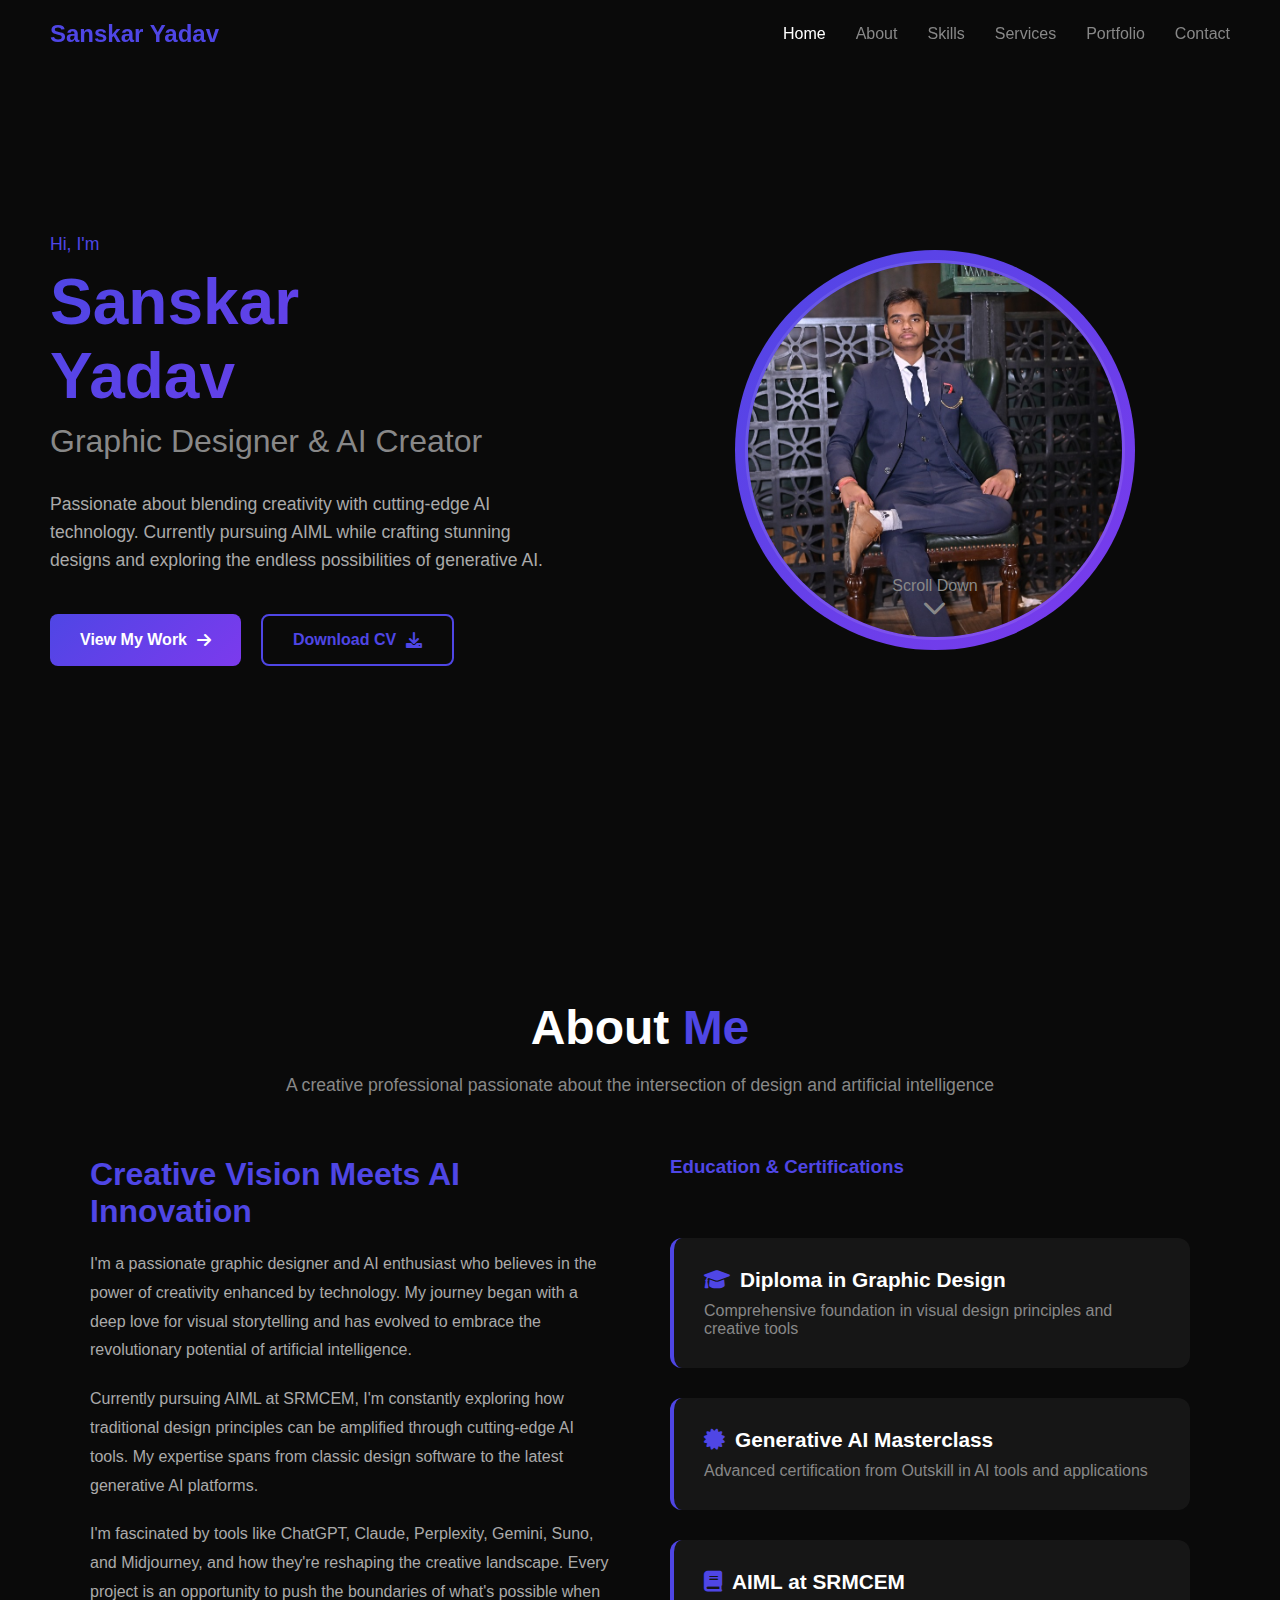
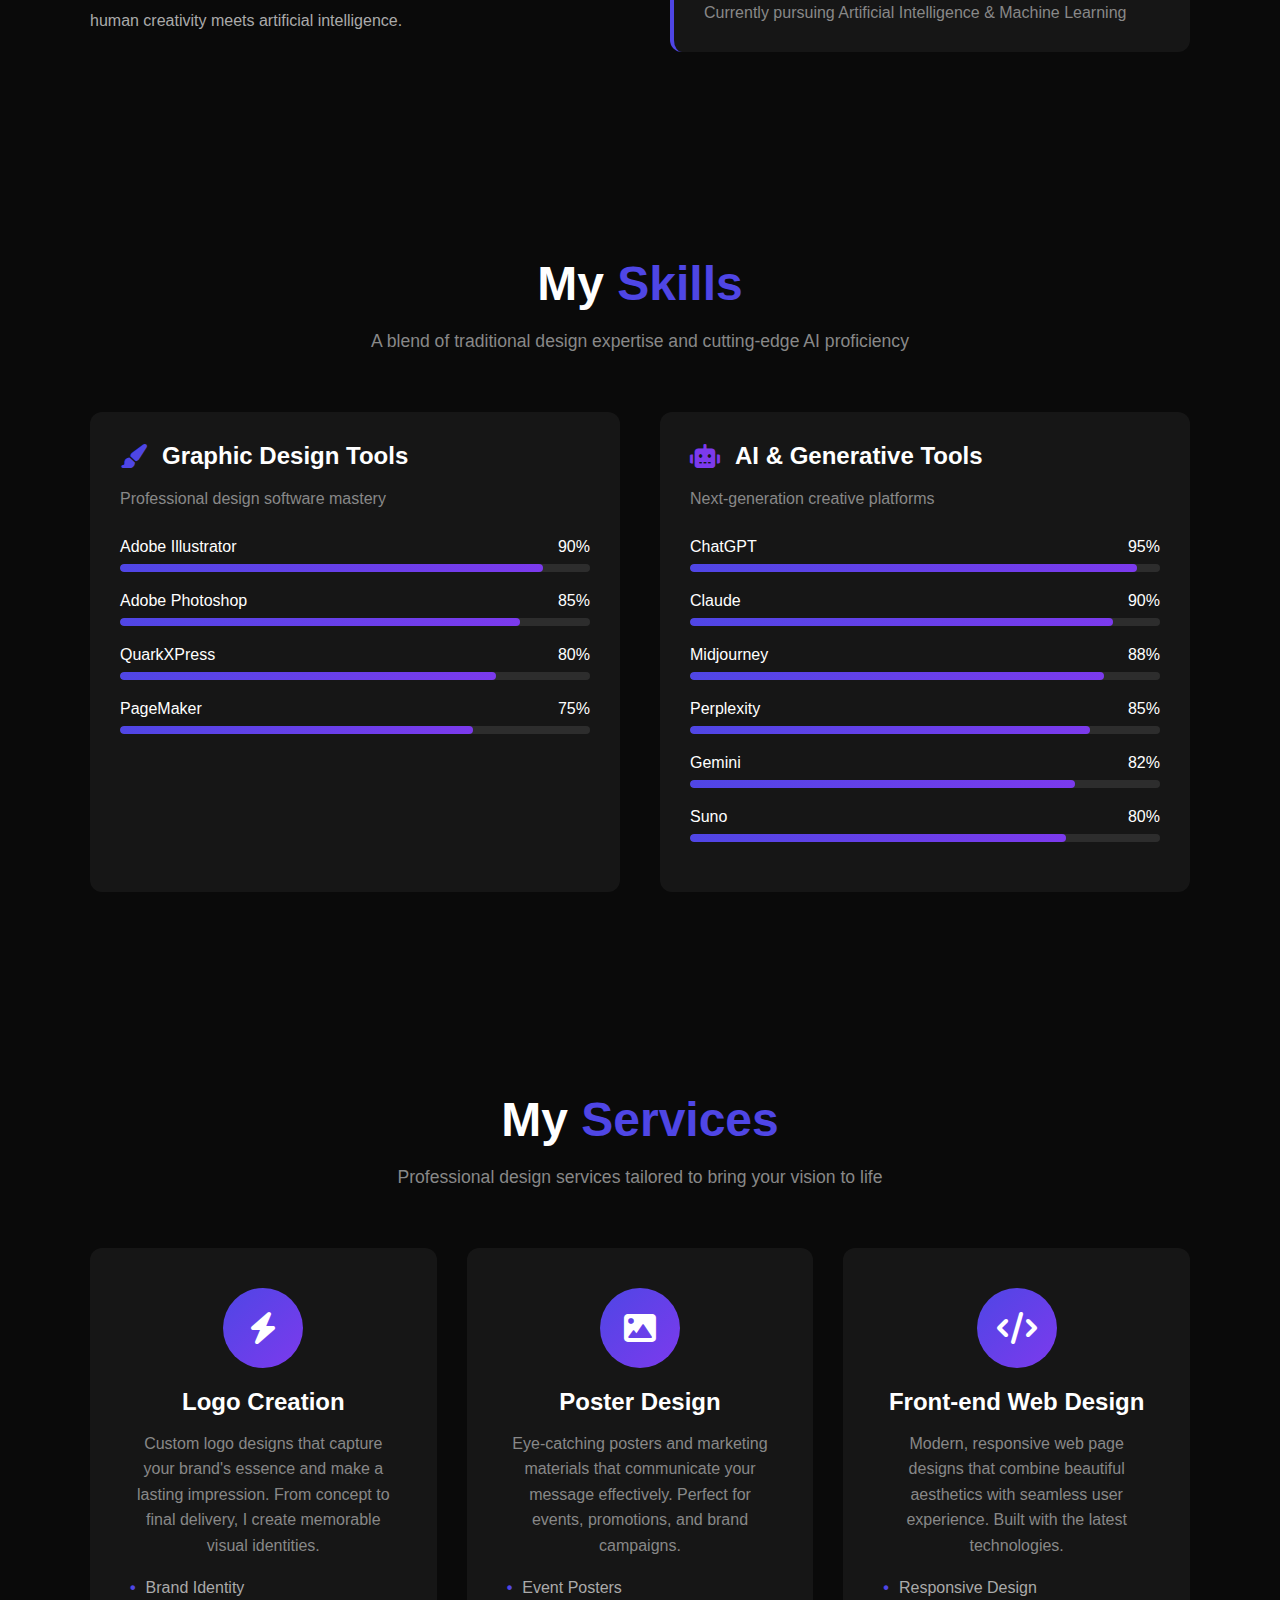
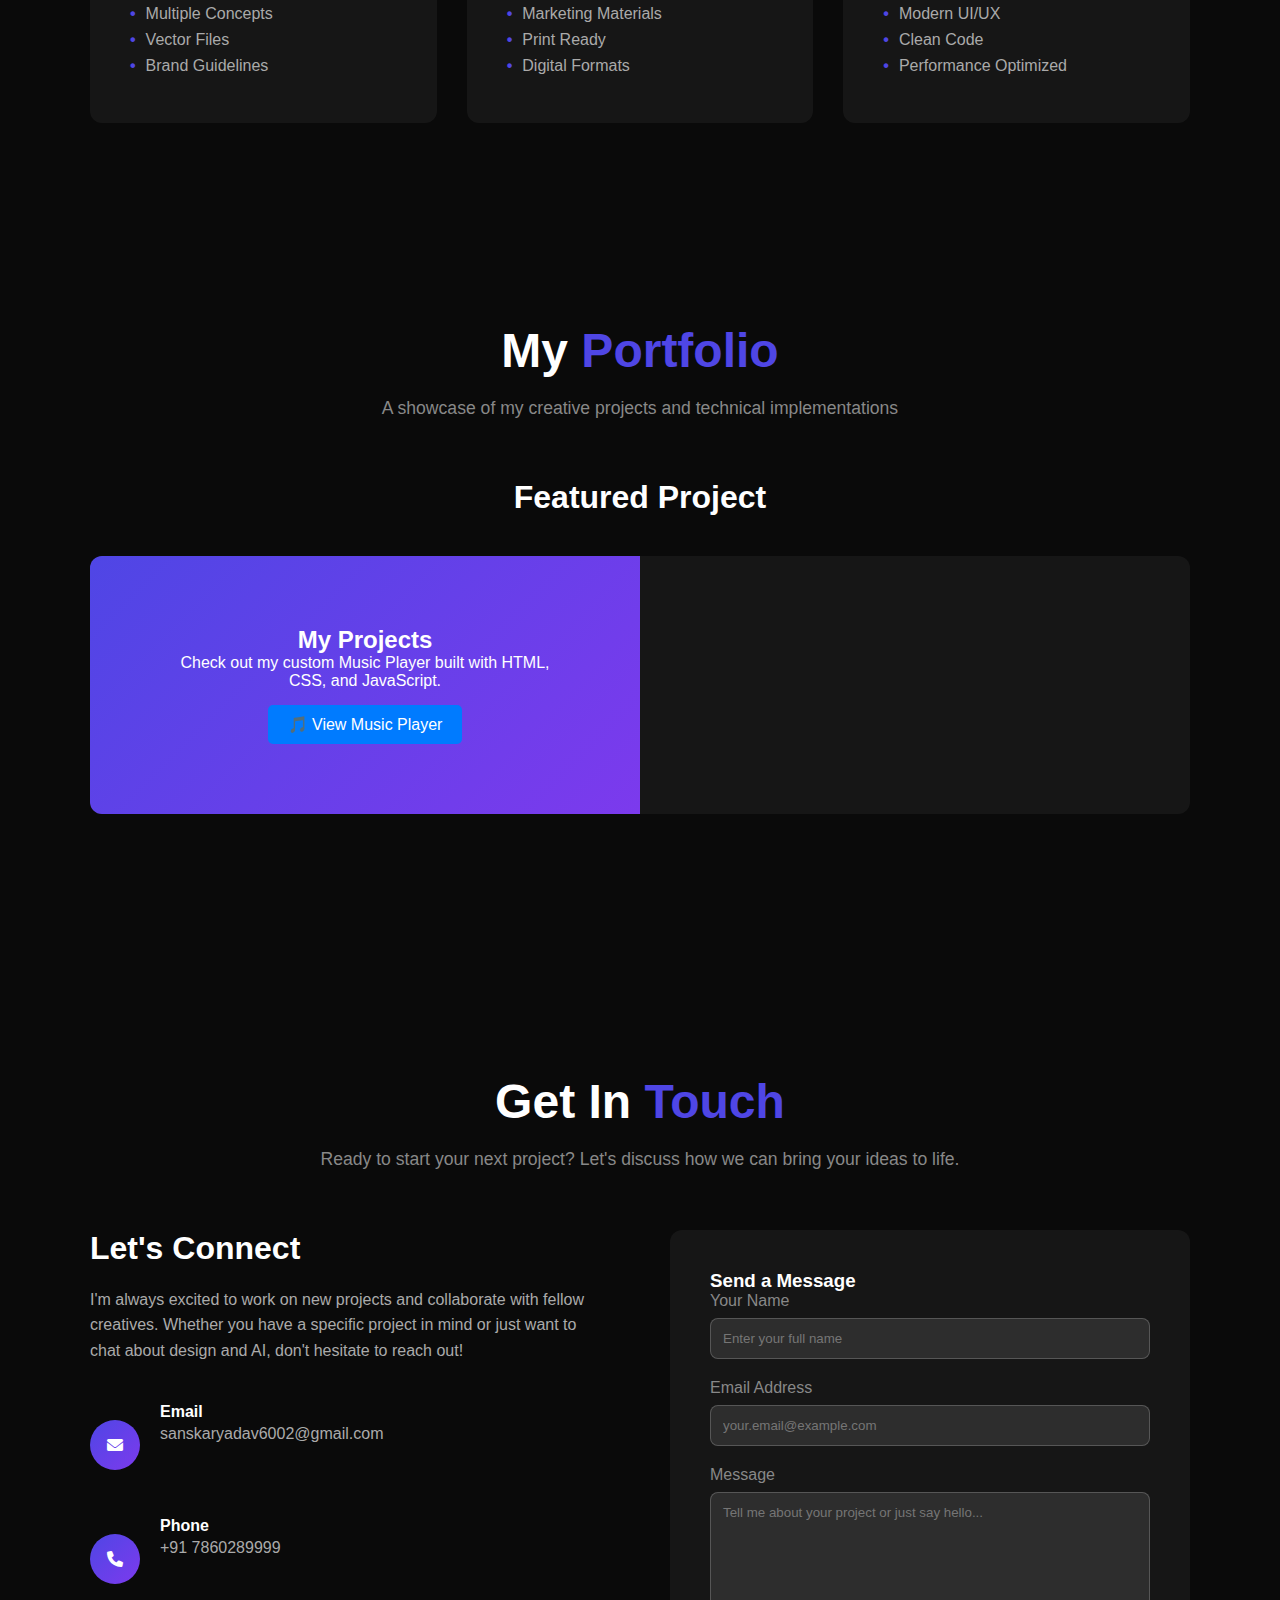
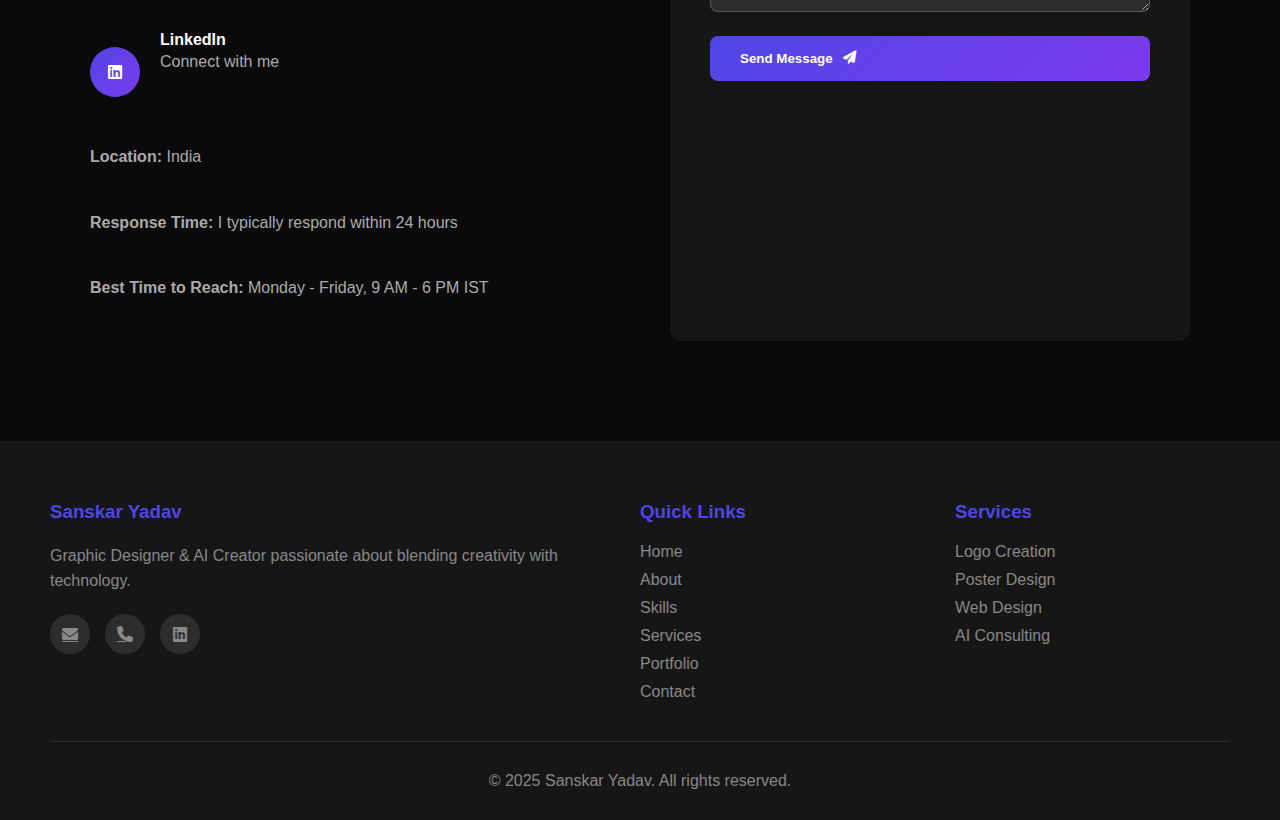
<file: index.html>
<!DOCTYPE html>
<html lang="en">
<head>
    <meta charset="UTF-8">
    <meta name="viewport" content="width=device-width, initial-scale=1.0">
    <title>Sanskar Yadav - Portfolio</title>
    <link href="https://cdnjs.cloudflare.com/ajax/libs/font-awesome/6.0.0/css/all.min.css" rel="stylesheet">
    <style>
        * {
            margin: 0;
            padding: 0;
            box-sizing: border-box;
        }

        body {
            font-family: 'Segoe UI', Tahoma, Geneva, Verdana, sans-serif;
            background: #0a0a0a;
            color: #ffffff;
            overflow-x: hidden;
        }

        /* Navigation */
        nav {
            position: fixed;
            top: 0;
            width: 100%;
            padding: 20px 50px;
            display: flex;
            justify-content: space-between;
            align-items: center;
            background: rgba(10, 10, 10, 0.9);
            backdrop-filter: blur(10px);
            z-index: 1000;
        }

        .logo {
            font-size: 24px;
            font-weight: bold;
            color: #4f46e5;
        }

        .nav-links {
            display: flex;
            list-style: none;
            gap: 30px;
        }

        .nav-links a {
            color: #888;
            text-decoration: none;
            transition: color 0.3s;
        }

        .nav-links a:hover, .nav-links a.active {
            color: #ffffff;
        }

        /* Hero Section */
        .hero {
            height: 100vh;
            padding: 0 50px;
            display: flex;
            align-items: center;
            position: relative;
            overflow: hidden;
        }

        .hero-content {
            flex: 1;
            z-index: 2;
        }

        .hero-title {
            font-size: 4rem;
            font-weight: bold;
            background: linear-gradient(135deg, #4f46e5, #7c3aed);
            -webkit-background-clip: text;
            -webkit-text-fill-color: transparent;
            background-clip: text;
            margin-bottom: 10px;
        }

        .hero-subtitle {
            font-size: 2rem;
            color: #888;
            margin-bottom: 30px;
        }

        .hero-description {
            font-size: 1.1rem;
            color: #aaa;
            line-height: 1.6;
            margin-bottom: 40px;
            max-width: 500px;
        }

        .hero-buttons {
            display: flex;
            gap: 20px;
        }

        .btn-primary {
            background: linear-gradient(135deg, #4f46e5, #7c3aed);
            color: white;
            padding: 15px 30px;
            border: none;
            border-radius: 8px;
            text-decoration: none;
            font-weight: 600;
            transition: transform 0.3s;
            display: inline-flex;
            align-items: center;
            gap: 10px;
        }

        .btn-primary:hover {
            transform: translateY(-2px);
        }

        .btn-secondary {
            background: transparent;
            color: #4f46e5;
            padding: 15px 30px;
            border: 2px solid #4f46e5;
            border-radius: 8px;
            text-decoration: none;
            font-weight: 600;
            transition: all 0.3s;
            display: inline-flex;
            align-items: center;
            gap: 10px;
        }

        .btn-secondary:hover {
            background: #4f46e5;
            color: white;
        }

        .hero-visual {
            flex: 1;
            display: flex;
            justify-content: center;
            align-items: center;
            position: relative;
        }

        .profile-circle {
            width: 400px;
            height: 400px;
            border-radius: 50%;
            background: linear-gradient(135deg, #4f46e5, #7c3aed);
            display: flex;
            align-items: center;
            justify-content: center;
            position: relative;
        }

        .profile-image {
            width: 380px;
            height: 380px;
            border-radius: 50%;
            object-fit: cover;
            border: 3px solid rgba(255, 255, 255, 0.1);
            background-image: url("C:\Users\spars\OneDrive\Desktop");
        }

        /* Scroll indicator */
        .scroll-indicator {
            position: absolute;
            bottom: 30px;
            left: 50%;
            transform: translateX(-50%);
            color: #888;
            text-align: center;
        }

        .scroll-indicator i {
            font-size: 24px;
            animation: bounce 2s infinite;
        }

        @keyframes bounce {
            0%, 20%, 50%, 80%, 100% { transform: translateY(0); }
            40% { transform: translateY(-10px); }
            60% { transform: translateY(-5px); }
        }

        /* Section Styles */
        .section {
            padding: 100px 50px;
            max-width: 1200px;
            margin: 0 auto;
        }

        .section-title {
            font-size: 3rem;
            text-align: center;
            margin-bottom: 20px;
        }

        .section-subtitle {
            text-align: center;
            color: #888;
            margin-bottom: 60px;
            font-size: 1.1rem;
        }

        /* About Section */
        .about-content {
            display: grid;
            grid-template-columns: 1fr 1fr;
            gap: 60px;
            align-items: start;
        }

        .about-text h3 {
            font-size: 2rem;
            color: #4f46e5;
            margin-bottom: 20px;
        }

        .about-text p {
            color: #aaa;
            line-height: 1.8;
            margin-bottom: 20px;
        }

        .education-grid {
            display: grid;
            gap: 30px;
        }

        .education-item {
            background: rgba(255, 255, 255, 0.05);
            padding: 30px;
            border-radius: 12px;
            border-left: 4px solid #4f46e5;
        }

        .education-item h4 {
            font-size: 1.3rem;
            margin-bottom: 10px;
            display: flex;
            align-items: center;
            gap: 10px;
        }

        .education-item p {
            color: #888;
        }

        /* Skills Section */
        .skills-grid {
            display: grid;
            grid-template-columns: 1fr 1fr;
            gap: 40px;
        }

        .skills-category {
            background: rgba(255, 255, 255, 0.05);
            padding: 30px;
            border-radius: 12px;
        }

        .skills-category h3 {
            display: flex;
            align-items: center;
            gap: 15px;
            margin-bottom: 20px;
            font-size: 1.5rem;
        }

        .skills-category p {
            color: #888;
            margin-bottom: 30px;
        }

        .skill-item {
            margin-bottom: 20px;
        }

        .skill-name {
            display: flex;
            justify-content: space-between;
            margin-bottom: 8px;
        }

        .skill-bar {
            height: 8px;
            background: rgba(255, 255, 255, 0.1);
            border-radius: 4px;
            overflow: hidden;
        }

        .skill-progress {
            height: 100%;
            background: linear-gradient(135deg, #4f46e5, #7c3aed);
            border-radius: 4px;
            transition: width 1s ease;
        }

        /* Services Section */
        .services-grid {
            display: grid;
            grid-template-columns: repeat(auto-fit, minmax(300px, 1fr));
            gap: 30px;
        }

        .service-card {
            background: rgba(255, 255, 255, 0.05);
            padding: 40px;
            border-radius: 12px;
            text-align: center;
            transition: transform 0.3s;
        }

        .service-card:hover {
            transform: translateY(-10px);
        }

        .service-icon {
            width: 80px;
            height: 80px;
            background: linear-gradient(135deg, #4f46e5, #7c3aed);
            border-radius: 50%;
            display: flex;
            align-items: center;
            justify-content: center;
            margin: 0 auto 20px;
            font-size: 2rem;
        }

        .service-card h3 {
            font-size: 1.5rem;
            margin-bottom: 15px;
        }

        .service-card p {
            color: #888;
            line-height: 1.6;
            margin-bottom: 20px;
        }

        .service-features {
            list-style: none;
        }

        .service-features li {
            color: #aaa;
            margin-bottom: 8px;
            display: flex;
            align-items: center;
            gap: 10px;
        }

        .service-features li::before {
            content: "•";
            color: #4f46e5;
            font-weight: bold;
        }

        /* Portfolio Section */
        .portfolio-featured {
            background: rgba(255, 255, 255, 0.05);
            border-radius: 12px;
            overflow: hidden;
            display: grid;
            grid-template-columns: 1fr 1fr;
            gap: 0;
        }

        .portfolio-image {
            background: linear-gradient(135deg, #4f46e5, #7c3aed);
            padding: 40px;
            display: flex;
            align-items: center;
            justify-content: center;
        }

        .portfolio-image img {
            width: 100%;
            border-radius: 8px;
        }

        .portfolio-content {
            padding: 40px;
        }

        .portfolio-content h3 {
            font-size: 2rem;
            margin-bottom: 20px;
            display: flex;
            align-items: center;
            gap: 15px;
        }

        .portfolio-content p {
            color: #aaa;
            line-height: 1.6;
            margin-bottom: 30px;
        }

        .features-grid {
            display: grid;
            grid-template-columns: 1fr 1fr;
            gap: 15px;
            margin-bottom: 30px;
        }

        .feature-item {
            display: flex;
            align-items: center;
            gap: 10px;
            color: #888;
        }

        .tech-stack {
            display: flex;
            gap: 15px;
            flex-wrap: wrap;
        }

        .tech-tag {
            background: #4f46e5;
            color: white;
            padding: 8px 16px;
            border-radius: 20px;
            font-size: 0.9rem;
        }

        /* Contact Section */
        .contact-content {
            display: grid;
            grid-template-columns: 1fr 1fr;
            gap: 60px;
        }

        .contact-info h3 {
            font-size: 2rem;
            margin-bottom: 20px;
        }

        .contact-info p {
            color: #aaa;
            line-height: 1.6;
            margin-bottom: 40px;
        }

        .contact-item {
            display: flex;
            align-items: center;
            gap: 20px;
            margin-bottom: 30px;
        }

        .contact-icon {
            width: 50px;
            height: 50px;
            background: linear-gradient(135deg, #4f46e5, #7c3aed);
            border-radius: 50%;
            display: flex;
            align-items: center;
            justify-content: center;
        }

        .contact-form {
            background: rgba(255, 255, 255, 0.05);
            padding: 40px;
            border-radius: 12px;
        }

        .form-group {
            margin-bottom: 20px;
        }

        .form-group label {
            display: block;
            margin-bottom: 8px;
            color: #888;
        }

        .form-group input,
        .form-group textarea {
            width: 100%;
            background: rgba(255, 255, 255, 0.1);
            border: 1px solid rgba(255, 255, 255, 0.2);
            border-radius: 8px;
            padding: 12px;
            color: white;
            font-family: inherit;
        }

        .form-group input:focus,
        .form-group textarea:focus {
            outline: none;
            border-color: #4f46e5;
        }

        .form-group textarea {
            height: 120px;
            resize: vertical;
        }

        /* Footer */
        footer {
            background: rgba(255, 255, 255, 0.05);
            padding: 60px 50px 30px;
        }

        .footer-content {
            max-width: 1200px;
            margin: 0 auto;
            display: grid;
            grid-template-columns: 2fr 1fr 1fr;
            gap: 40px;
        }

        .footer-section h3 {
            margin-bottom: 20px;
            color: #4f46e5;
        }

        .footer-section p {
            color: #888;
            line-height: 1.6;
        }

        .footer-links {
            list-style: none;
        }

        .footer-links li {
            margin-bottom: 10px;
        }

        .footer-links a {
            color: #888;
            text-decoration: none;
            transition: color 0.3s;
        }

        .footer-links a:hover {
            color: white;
        }

        .social-links {
            display: flex;
            gap: 15px;
            margin-top: 20px;
        }

        .social-links a {
            width: 40px;
            height: 40px;
            background: rgba(255, 255, 255, 0.1);
            border-radius: 50%;
            display: flex;
            align-items: center;
            justify-content: center;
            color: #888;
            transition: all 0.3s;
        }

        .social-links a:hover {
            background: #4f46e5;
            color: white;
        }

        .footer-bottom {
            text-align: center;
            padding-top: 30px;
            margin-top: 30px;
            border-top: 1px solid rgba(255, 255, 255, 0.1);
            color: #888;
        }

        /* Responsive Design */
        @media (max-width: 768px) {
            nav {
                padding: 15px 20px;
            }

            .nav-links {
                display: none;
            }

            .hero {
                flex-direction: column;
                text-align: center;
                padding: 100px 20px 50px;
            }

            .hero-title {
                font-size: 2.5rem;
            }

            .hero-subtitle {
                font-size: 1.5rem;
            }

            .profile-circle {
                width: 300px;
                height: 300px;
            }

            .profile-image {
                width: 280px;
                height: 280px;
            }

            .section {
                padding: 60px 20px;
            }

            .about-content,
            .skills-grid,
            .contact-content,
            .portfolio-featured,
            .footer-content {
                grid-template-columns: 1fr;
            }

            .services-grid {
                grid-template-columns: 1fr;
            }
        }
    </style>
</head>
<body>
    <!-- Navigation -->
    <nav>
        <div class="logo">Sanskar Yadav</div>
        <ul class="nav-links">
            <li><a href="#home" class="active">Home</a></li>
            <li><a href="#about">About</a></li>
            <li><a href="#skills">Skills</a></li>
            <li><a href="#services">Services</a></li>
            <li><a href="#portfolio">Portfolio</a></li>
            <li><a href="#contact">Contact</a></li>
        </ul>
    </nav>

    <!-- Hero Section -->
    <section id="home" class="hero">
        <div class="hero-content">
            <p style="color: #4f46e5; font-size: 1.1rem; margin-bottom: 10px;">Hi, I'm</p>
            <h1 class="hero-title">Sanskar<br>Yadav</h1>
            <p class="hero-subtitle">Graphic Designer & AI Creator</p>
            <p class="hero-description">
                Passionate about blending creativity with cutting-edge AI technology. Currently pursuing AIML while crafting stunning designs and exploring the endless possibilities of generative AI.
            </p>
            <div class="hero-buttons">
                <a href="#portfolio" class="btn-primary">
                    View My Work <i class="fas fa-arrow-right"></i>
                </a>
                <a href="#" class="btn-secondary">
                    Download CV <i class="fas fa-download"></i>
                </a>
            </div>
        </div>
        <div class="hero-visual">
            <!-- Replace this with your actual profile image -->
                <div class="profile-circle">
               <img src="sanskar_image.jpg" alt="Profile Image" class="profile-image">
        </div>
        <div class="scroll-indicator">
            <p>Scroll Down</p>
            <i class="fas fa-chevron-down"></i>
        </div>
    </section>

    <!-- About Section -->
    <section id="about" class="section">
        <h2 class="section-title">About <span style="color: #4f46e5;">Me</span></h2>
        <p class="section-subtitle">A creative professional passionate about the intersection of design and artificial intelligence</p>
        
        <div class="about-content">
            <div class="about-text">
                <h3>Creative Vision Meets AI Innovation</h3>
                <p>I'm a passionate graphic designer and AI enthusiast who believes in the power of creativity enhanced by technology. My journey began with a deep love for visual storytelling and has evolved to embrace the revolutionary potential of artificial intelligence.</p>
                <p>Currently pursuing AIML at SRMCEM, I'm constantly exploring how traditional design principles can be amplified through cutting-edge AI tools. My expertise spans from classic design software to the latest generative AI platforms.</p>
                <p>I'm fascinated by tools like ChatGPT, Claude, Perplexity, Gemini, Suno, and Midjourney, and how they're reshaping the creative landscape. Every project is an opportunity to push the boundaries of what's possible when human creativity meets artificial intelligence.</p>
            </div>
            <div class="education-grid">
                <h3 style="color: #4f46e5; margin-bottom: 30px;">Education & Certifications</h3>
                <div class="education-item">
                    <h4><i class="fas fa-graduation-cap" style="color: #4f46e5;"></i> Diploma in Graphic Design</h4>
                    <p>Comprehensive foundation in visual design principles and creative tools</p>
                </div>
                <div class="education-item">
                    <h4><i class="fas fa-certificate" style="color: #4f46e5;"></i> Generative AI Masterclass</h4>
                    <p>Advanced certification from Outskill in AI tools and applications</p>
                </div>
                <div class="education-item">
                    <h4><i class="fas fa-book" style="color: #4f46e5;"></i> AIML at SRMCEM</h4>
                    <p>Currently pursuing Artificial Intelligence & Machine Learning</p>
                </div>
            </div>
        </div>
    </section>

    <!-- Skills Section -->
    <section id="skills" class="section">
        <h2 class="section-title">My <span style="color: #4f46e5;">Skills</span></h2>
        <p class="section-subtitle">A blend of traditional design expertise and cutting-edge AI proficiency</p>
        
        <div class="skills-grid">
            <div class="skills-category">
                <h3><i class="fas fa-paint-brush" style="color: #4f46e5;"></i> Graphic Design Tools</h3>
                <p>Professional design software mastery</p>
                <div class="skill-item">
                    <div class="skill-name">
                        <span>Adobe Illustrator</span>
                        <span>90%</span>
                    </div>
                    <div class="skill-bar">
                        <div class="skill-progress" style="width: 90%;"></div>
                    </div>
                </div>
                <div class="skill-item">
                    <div class="skill-name">
                        <span>Adobe Photoshop</span>
                        <span>85%</span>
                    </div>
                    <div class="skill-bar">
                        <div class="skill-progress" style="width: 85%;"></div>
                    </div>
                </div>
                <div class="skill-item">
                    <div class="skill-name">
                        <span>QuarkXPress</span>
                        <span>80%</span>
                    </div>
                    <div class="skill-bar">
                        <div class="skill-progress" style="width: 80%;"></div>
                    </div>
                </div>
                <div class="skill-item">
                    <div class="skill-name">
                        <span>PageMaker</span>
                        <span>75%</span>
                    </div>
                    <div class="skill-bar">
                        <div class="skill-progress" style="width: 75%;"></div>
                    </div>
                </div>
            </div>

            <div class="skills-category">
                <h3><i class="fas fa-robot" style="color: #7c3aed;"></i> AI & Generative Tools</h3>
                <p>Next-generation creative platforms</p>
                <div class="skill-item">
                    <div class="skill-name">
                        <span>ChatGPT</span>
                        <span>95%</span>
                    </div>
                    <div class="skill-bar">
                        <div class="skill-progress" style="width: 95%;"></div>
                    </div>
                </div>
                <div class="skill-item">
                    <div class="skill-name">
                        <span>Claude</span>
                        <span>90%</span>
                    </div>
                    <div class="skill-bar">
                        <div class="skill-progress" style="width: 90%;"></div>
                    </div>
                </div>
                <div class="skill-item">
                    <div class="skill-name">
                        <span>Midjourney</span>
                        <span>88%</span>
                    </div>
                    <div class="skill-bar">
                        <div class="skill-progress" style="width: 88%;"></div>
                    </div>
                </div>
                <div class="skill-item">
                    <div class="skill-name">
                        <span>Perplexity</span>
                        <span>85%</span>
                    </div>
                    <div class="skill-bar">
                        <div class="skill-progress" style="width: 85%;"></div>
                    </div>
                </div>
                <div class="skill-item">
                    <div class="skill-name">
                        <span>Gemini</span>
                        <span>82%</span>
                    </div>
                    <div class="skill-bar">
                        <div class="skill-progress" style="width: 82%;"></div>
                    </div>
                </div>
                <div class="skill-item">
                    <div class="skill-name">
                        <span>Suno</span>
                        <span>80%</span>
                    </div>
                    <div class="skill-bar">
                        <div class="skill-progress" style="width: 80%;"></div>
                    </div>
                </div>
            </div>
        </div>
    </section>

    <!-- Services Section -->
    <section id="services" class="section">
        <h2 class="section-title">My <span style="color: #4f46e5;">Services</span></h2>
        <p class="section-subtitle">Professional design services tailored to bring your vision to life</p>
        
        <div class="services-grid">
            <div class="service-card">
                <div class="service-icon">
                    <i class="fas fa-bolt"></i>
                </div>
                <h3>Logo Creation</h3>
                <p>Custom logo designs that capture your brand's essence and make a lasting impression. From concept to final delivery, I create memorable visual identities.</p>
                <ul class="service-features">
                    <li>Brand Identity</li>
                    <li>Multiple Concepts</li>
                    <li>Vector Files</li>
                    <li>Brand Guidelines</li>
                </ul>
            </div>

            <div class="service-card">
                <div class="service-icon">
                    <i class="fas fa-image"></i>
                </div>
                <h3>Poster Design</h3>
                <p>Eye-catching posters and marketing materials that communicate your message effectively. Perfect for events, promotions, and brand campaigns.</p>
                <ul class="service-features">
                    <li>Event Posters</li>
                    <li>Marketing Materials</li>
                    <li>Print Ready</li>
                    <li>Digital Formats</li>
                </ul>
            </div>

            <div class="service-card">
                <div class="service-icon">
                    <i class="fas fa-code"></i>
                </div>
                <h3>Front-end Web Design</h3>
                <p>Modern, responsive web page designs that combine beautiful aesthetics with seamless user experience. Built with the latest technologies.</p>
                <ul class="service-features">
                    <li>Responsive Design</li>
                    <li>Modern UI/UX</li>
                    <li>Clean Code</li>
                    <li>Performance Optimized</li>
                </ul>
            </div>
        </div>
    </section>

    <!-- Portfolio Section -->
    <section id="portfolio" class="section">
        <h2 class="section-title">My <span style="color: #4f46e5;">Portfolio</span></h2>
        <p class="section-subtitle">A showcase of my creative projects and technical implementations</p>
        
        <div style="margin-bottom: 60px;">
            <h3 style="text-align: center; font-size: 2rem; margin-bottom: 40px;">Featured Project</h3>
            <div class="portfolio-featured">
                <div class="portfolio-image">
                    <!-- Placeholder for music player screenshot -->
                      <section id="projects" style="padding: 30px; text-align: center;">
    <h2>My Projects</h2>
    <p>Check out my custom Music Player built with HTML, CSS, and JavaScript.</p>
    <a href="m_player.html" target="_blank" style="
      display: inline-block;
      margin-top: 15px;
      padding: 10px 20px;
      background-color: #007BFF;
      color: white;
      text-decoration: none;
      border-radius: 5px;">🎵 View Music Player</a>
  </section>

  <script src="portfplio.js"></script>

</section>
    <!-- Contact Section -->
    <section id="contact" class="section">
        <h2 class="section-title">Get In <span style="color: #4f46e5;">Touch</span></h2>
        <p class="section-subtitle">Ready to start your next project? Let's discuss how we can bring your ideas to life.</p>
        
        <div class="contact-content">
            <div class="contact-info">
                <h3>Let's Connect</h3>
                <p>I'm always excited to work on new projects and collaborate with fellow creatives. Whether you have a specific project in mind or just want to chat about design and AI, don't hesitate to reach out!</p>
                
                <div class="contact-item">
                    <div class="contact-icon">
                        <i class="fas fa-envelope"></i>
                    </div>
                    <div>
                        <h4>Email</h4>
                        <p>sanskaryadav6002@gmail.com</p>
                    </div>
                </div>

                <div class="contact-item">
                    <div class="contact-icon">
                        <i class="fas fa-phone"></i>
                    </div>
                    <div>
                        <h4>Phone</h4>
                        <p>+91 7860289999</p>
                    </div>
                </div>

                <div class="contact-item">
                    <div class="contact-icon">
                        <i class="fab fa-linkedin"></i>
                    </div>
                    <div>
                        <h4>LinkedIn</h4>
                        <p>Connect with me</p>
                    </div>
                </div>

                <div style="margin-top: 30px;">
                    <p><strong>Location:</strong> India</p>
                    <p><strong>Response Time:</strong> I typically respond within 24 hours</p>
                    <p><strong>Best Time to Reach:</strong> Monday - Friday, 9 AM - 6 PM IST</p>
                </div>
            </div>

            <div class="contact-form">
                <h3>Send a Message</h3>
                <form>
                    <div class="form-group">
                        <label for="name">Your Name</label>
                        <input type="text" id="name" placeholder="Enter your full name" required>
                    </div>
                    <div class="form-group">
                        <label for="email">Email Address</label>
                        <input type="email" id="email" placeholder="your.email@example.com" required>
                    </div>
                    <div class="form-group">
                        <label for="message">Message</label>
                        <textarea id="message" placeholder="Tell me about your project or just say hello..." required></textarea>
                    </div>
                    <button type="submit" class="btn-primary" style="width: 100%;">
                        Send Message <i class="fas fa-paper-plane"></i>
                    </button>
                </form>
            </div>
        </div>
    </section>

    <!-- Footer -->
    <footer>
        <div class="footer-content">
            <div class="footer-section">
                <h3>Sanskar Yadav</h3>
                <p>Graphic Designer & AI Creator passionate about blending creativity with technology.</p>
                <div class="social-links">
                    <a href="#"><i class="fas fa-envelope"></i></a>
                    <a href="#"><i class="fas fa-phone"></i></a>
                    <a href="#"><i class="fab fa-linkedin"></i></a>
                </div>
            </div>
            
            <div class="footer-section">
                <h3>Quick Links</h3>
                <ul class="footer-links">
                    <li><a href="#home">Home</a></li>
                    <li><a href="#about">About</a></li>
                    <li><a href="#skills">Skills</a></li>
                    <li><a href="#services">Services</a></li>
                    <li><a href="#portfolio">Portfolio</a></li>
                    <li><a href="#contact">Contact</a></li>
                </ul>
            </div>
            
            <div class="footer-section">
                <h3>Services</h3>
                <ul class="footer-links">
                    <li><a href="#">Logo Creation</a></li>
                    <li><a href="#">Poster Design</a></li>
                    <li><a href="#">Web Design</a></li>
                    <li><a href="#">AI Consulting</a></li>
                </ul>
            </div>
        </div>
        
        <div class="footer-bottom">
            <p>&copy; 2025 Sanskar Yadav. All rights reserved.</p>
        </div>
    </footer>

    <script>
        // Smooth scrolling for navigation links
        document.querySelectorAll('a[href^="#"]').forEach(anchor => {
            anchor.addEventListener('click', function (e) {
                e.preventDefault();
                const target = document.querySelector(this.getAttribute('href'));
                if (target) {
                    target.scrollIntoView({
                        behavior: 'smooth',
                        block: 'start'
                    });
                }
            });
        });

        // Navigation active state
        window.addEventListener('scroll', () => {
            let current = '';
            const sections = document.querySelectorAll('section');
            
            sections.forEach(section => {
                const sectionTop = section.offsetTop;
                const sectionHeight = section.clientHeight;
                if (scrollY >= (sectionTop - 200)) {
                    current = section.getAttribute('id');
                }
            });

            document.querySelectorAll('.nav-links a').forEach(link => {
                link.classList.remove('active');
                if (link.getAttribute('href') === #${current}) {
                    link.classList.add('active');
                }
            });
        });

        // Animate skill bars when they come into view
        const observerOptions = {
            threshold: 0.7,
            rootMargin: '0px 0px -100px 0px'
        };

        const observer = new IntersectionObserver((entries) => {
            entries.forEach(entry => {
                if (entry.isIntersecting) {
                    const skillBars = entry.target.querySelectorAll('.skill-progress');
                    skillBars.forEach(bar => {
                        bar.style.width = bar.parentElement.previousElementSibling.querySelector('span:last-child').textContent;
                    });
                }
            });
        }, observerOptions);

        const skillsSection = document.querySelector('#skills');
        if (skillsSection) {
            observer.observe(skillsSection);
        }

        // Form submission
        document.querySelector('form').addEventListener('submit', function(e) {
            e.preventDefault();
            
            // Get form data
            const name = document.getElementById('name').value;
            const email = document.getElementById('email').value;
            const message = document.getElementById('message').value;
            
            // Simple validation
            if (name && email && message) {
                alert('Thank you for your message! I\'ll get back to you soon.');
                this.reset();
            } else {
                alert('Please fill in all fields.');
            }
        });

        // Add loading animation to buttons
        document.querySelectorAll('.btn-primary, .btn-secondary').forEach(btn => {
            btn.addEventListener('click', function(e) {
                if (this.tagName === 'BUTTON') {
                    e.preventDefault();
                    const original = this.innerHTML;
                    this.innerHTML = '<i class="fas fa-spinner fa-spin"></i> Processing...';
                    this.disabled = true;
                    
                    setTimeout(() => {
                        this.innerHTML = original;
                        this.disabled = false;
                    }, 2000);
                }
            });
        });

        // Parallax effect for hero section
        window.addEventListener('scroll', () => {
            const scrolled = window.pageYOffset;
            const hero = document.querySelector('.hero');
            const profileCircle = document.querySelector('.profile-circle');
            
            if (hero && profileCircle) {
                profileCircle.style.transform = translateY(${scrolled * 0.5}px);
            }
        });

        // Mobile menu toggle (for future mobile optimization)
        const mobileMenuToggle = document.createElement('div');
        mobileMenuToggle.className = 'mobile-menu-toggle';
        mobileMenuToggle.innerHTML = '<i class="fas fa-bars"></i>';
        mobileMenuToggle.style.display = 'none';
        
        // Add mobile styles
        const style = document.createElement('style');
        style.textContent = `
            @media (max-width: 768px) {
                .mobile-menu-toggle {
                    display: block !important;
                    color: white;
                    font-size: 1.5rem;
                    cursor: pointer;
                }
                
                .nav-links {
                    display: flex !important;
                    position: fixed;
                    top: 70px;
                    left: -100%;
                    width: 100%;
                    height: calc(100vh - 70px);
                    background: rgba(10, 10, 10, 0.95);
                    flex-direction: column;
                    justify-content: flex-start;
                    align-items: center;
                    padding-top: 50px;
                    transition: left 0.3s ease;
                }
                
                .nav-links.active {
                    left: 0;
                }
                
                .nav-links li {
                    margin: 20px 0;
                }
                
                .nav-links a {
                    font-size: 1.2rem;
                }
            }
        `;
        document.head.appendChild(style);
        document.querySelector('nav').appendChild(mobileMenuToggle);
        
        mobileMenuToggle.addEventListener('click', () => {
            document.querySelector('.nav-links').classList.toggle('active');
        });

        // Close mobile menu when clicking on a link
        document.querySelectorAll('.nav-links a').forEach(link => {
            link.addEventListener('click', () => {
                document.querySelector('.nav-links').classList.remove('active');
            });
        });
    </script>
</body>
</html>
</file>
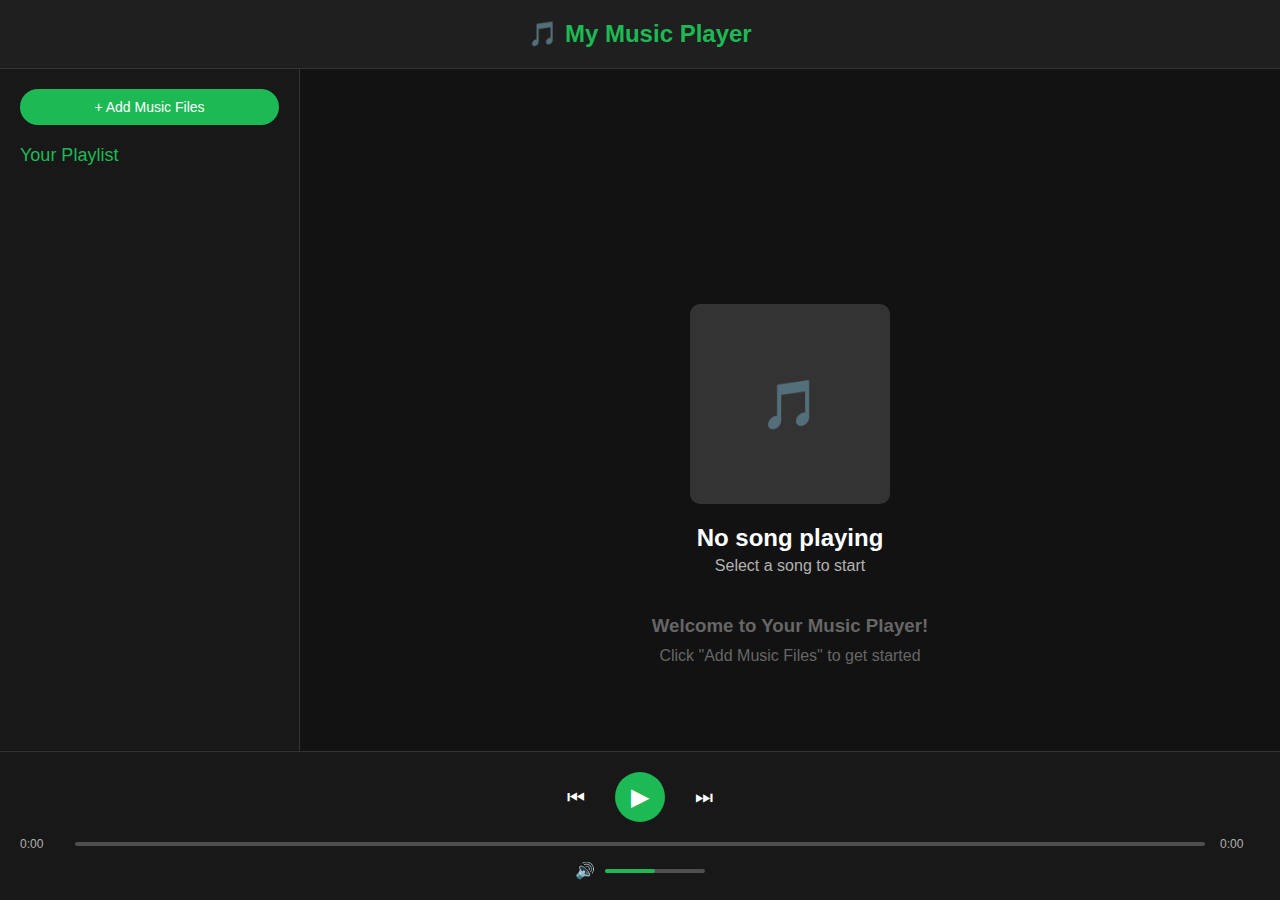
<file: m_player.html>
<!DOCTYPE html>
<html lang="en">
<head>
    <meta charset="UTF-8">
    <meta name="viewport" content="width=device-width, initial-scale=1.0">
    <title>My Music Player</title>
    <style>
        * {
            margin: 0;
            padding: 0;
            box-sizing: border-box;
        }

        body {
            font-family: Arial, sans-serif;
            background-color: #121212;
            color: white;
            height: 100vh;
            display: flex;
            flex-direction: column;
        }

        /* Header */
        .header {
            background-color: #1f1f1f;
            padding: 20px;
            text-align: center;
            border-bottom: 1px solid #333;
        }

        .header h1 {
            color: #1db954;
            font-size: 24px;
        }

        /* Main Content */
        .main-content {
            display: flex;
            flex: 1;
            overflow: hidden;
        }

        /* Sidebar */
        .sidebar {
            width: 300px;
            background-color: #181818;
            padding: 20px;
            border-right: 1px solid #333;
        }

        .file-input-container {
            margin-bottom: 20px;
        }

        .file-input-label {
            display: block;
            background-color: #1db954;
            color: white;
            padding: 10px 15px;
            border-radius: 20px;
            cursor: pointer;
            text-align: center;
            font-size: 14px;
            margin-bottom: 10px;
        }

        .file-input-label:hover {
            background-color: #1ed760;
        }

        #file-input {
            display: none;
        }

        .playlist-title {
            font-size: 18px;
            margin-bottom: 15px;
            color: #1db954;
        }

        .playlist {
            list-style: none;
        }

        .song-item {
            padding: 10px;
            margin-bottom: 5px;
            background-color: #282828;
            border-radius: 5px;
            cursor: pointer;
            transition: background-color 0.3s;
        }

        .song-item:hover {
            background-color: #3e3e3e;
        }

        .song-item.active {
            background-color: #1db954;
        }

        .song-name {
            font-weight: bold;
            margin-bottom: 3px;
        }

        .song-artist {
            font-size: 12px;
            color: #b3b3b3;
        }

        /* Main Player Area */
        .player-area {
            flex: 1;
            display: flex;
            flex-direction: column;
            justify-content: center;
            align-items: center;
            padding: 40px;
        }

        .now-playing {
            text-align: center;
            margin-bottom: 40px;
        }

        .album-art {
            width: 200px;
            height: 200px;
            background-color: #333;
            border-radius: 10px;
            margin-bottom: 20px;
            display: flex;
            align-items: center;
            justify-content: center;
            font-size: 48px;
            color: #666;
        }

        .song-info h2 {
            font-size: 24px;
            margin-bottom: 5px;
        }

        .song-info p {
            color: #b3b3b3;
            font-size: 16px;
        }

        /* Player Controls */
        .player-controls {
            position: fixed;
            bottom: 0;
            left: 0;
            right: 0;
            background-color: #181818;
            padding: 20px;
            border-top: 1px solid #333;
        }

        .controls {
            display: flex;
            justify-content: center;
            align-items: center;
            gap: 20px;
            margin-bottom: 15px;
        }

        .control-btn {
            background: none;
            border: none;
            color: white;
            font-size: 20px;
            cursor: pointer;
            padding: 10px;
            border-radius: 50%;
            transition: background-color 0.3s;
        }

        .control-btn:hover {
            background-color: #333;
        }

        .play-pause-btn {
            background-color: #1db954;
            font-size: 24px;
            width: 50px;
            height: 50px;
        }

        .play-pause-btn:hover {
            background-color: #1ed760;
        }

        .progress-container {
            display: flex;
            align-items: center;
            gap: 15px;
            margin-bottom: 10px;
        }

        .time {
            font-size: 12px;
            color: #b3b3b3;
            min-width: 40px;
        }

        .progress-bar {
            flex: 1;
            height: 4px;
            background-color: #4f4f4f;
            border-radius: 2px;
            cursor: pointer;
        }

        .progress {
            height: 100%;
            background-color: #1db954;
            border-radius: 2px;
            width: 0%;
            transition: width 0.1s;
        }

        .volume-container {
            display: flex;
            justify-content: center;
            align-items: center;
            gap: 10px;
        }

        .volume-slider {
            width: 100px;
            height: 4px;
            background-color: #4f4f4f;
            border-radius: 2px;
            cursor: pointer;
        }

        .volume-progress {
            height: 100%;
            background-color: #1db954;
            border-radius: 2px;
            width: 50%;
        }

        .empty-state {
            text-align: center;
            color: #666;
        }

        .empty-state h3 {
            margin-bottom: 10px;
        }
    </style>
</head>
<body>
    <!-- Header -->
    <div class="header">
        <h1>🎵 My Music Player</h1>
    </div>

    <!-- Main Content -->
    <div class="main-content">
        <!-- Sidebar -->
        <div class="sidebar">
            <div class="file-input-container">
                <label for="file-input" class="file-input-label">
                    + Add Music Files
                </label>
                <input type="file" id="file-input" multiple accept="audio/*">
            </div>
            
            <div class="playlist-title">Your Playlist</div>
            <ul class="playlist" id="playlist">
                <!-- Songs will be added here -->
            </ul>
        </div>

        <!-- Main Player Area -->
        <div class="player-area">
            <div class="now-playing">
                <div class="album-art">🎵</div>
                <div class="song-info">
                    <h2 id="current-song-title">No song playing</h2>
                    <p id="current-song-artist">Select a song to start</p>
                </div>
            </div>
            
            <div class="empty-state" id="empty-state">
                <h3>Welcome to Your Music Player!</h3>
                <p>Click "Add Music Files" to get started</p>
            </div>
        </div>
    </div>

    <!-- Player Controls -->
    <div class="player-controls">
        <div class="controls">
            <button class="control-btn" id="prev-btn">⏮</button>
            <button class="control-btn play-pause-btn" id="play-pause-btn">▶</button>
            <button class="control-btn" id="next-btn">⏭</button>
        </div>
        
        <div class="progress-container">
            <span class="time" id="current-time">0:00</span>
            <div class="progress-bar" id="progress-bar">
                <div class="progress" id="progress"></div>
            </div>
            <span class="time" id="total-time">0:00</span>
        </div>
        
        <div class="volume-container">
            <span>🔊</span>
            <div class="volume-slider" id="volume-slider">
                <div class="volume-progress" id="volume-progress"></div>
            </div>
        </div>
    </div>

    <!-- Hidden audio element -->
    <audio id="audio-player"></audio>

    <script>
        // Get all the elements we need
        const fileInput = document.getElementById('file-input');
        const playlist = document.getElementById('playlist');
        const audioPlayer = document.getElementById('audio-player');
        const playPauseBtn = document.getElementById('play-pause-btn');
        const prevBtn = document.getElementById('prev-btn');
        const nextBtn = document.getElementById('next-btn');
        const currentSongTitle = document.getElementById('current-song-title');
        const currentSongArtist = document.getElementById('current-song-artist');
        const progressBar = document.getElementById('progress-bar');
        const progress = document.getElementById('progress');
        const currentTime = document.getElementById('current-time');
        const totalTime = document.getElementById('total-time');
        const volumeSlider = document.getElementById('volume-slider');
        const volumeProgress = document.getElementById('volume-progress');
        const emptyState = document.getElementById('empty-state');

        // Store our songs and current song info
        let songs = [];
        let currentSongIndex = 0;
        let isPlaying = false;

        // Set initial volume
        audioPlayer.volume = 0.5;

        // Add event listener for file input
        fileInput.addEventListener('change', function(event) {
            const files = Array.from(event.target.files);
            files.forEach(file => {
                if (file.type.startsWith('audio/')) {
                    songs.push({
                        name: file.name.replace(/\.[^/.]+$/, ""), // Remove file extension
                        file: file,
                        url: URL.createObjectURL(file)
                    });
                }
            });
            updatePlaylist();
            if (songs.length > 0) {
                emptyState.style.display = 'none';
            }
        });

        // Update the playlist display
        function updatePlaylist() {
            playlist.innerHTML = '';
            songs.forEach((song, index) => {
                const li = document.createElement('li');
                li.className = 'song-item';
                if (index === currentSongIndex) {
                    li.classList.add('active');
                }
                li.innerHTML = `
                    <div class="song-name">${song.name}</div>
                    <div class="song-artist">Unknown Artist</div>
                `;
                li.addEventListener('click', () => {
                    currentSongIndex = index;
                    loadSong();
                    updatePlaylist();
                });
                playlist.appendChild(li);
            });
        }

        // Load the current song
        function loadSong() {
            if (songs.length === 0) return;
            
            const song = songs[currentSongIndex];
            audioPlayer.src = song.url;
            currentSongTitle.textContent = song.name;
            currentSongArtist.textContent = "Unknown Artist";
        }

        // Play or pause the music
        function togglePlay() {
            if (songs.length === 0) return;
            
            if (isPlaying) {
                audioPlayer.pause();
            } else {
                audioPlayer.play();
            }
        }

        // Go to previous song
        function previousSong() {
            if (songs.length === 0) return;
            
            currentSongIndex = currentSongIndex > 0 ? currentSongIndex - 1 : songs.length - 1;
            loadSong();
            updatePlaylist();
            if (isPlaying) {
                audioPlayer.play();
            }
        }

        // Go to next song
        function nextSong() {
            if (songs.length === 0) return;
            
            currentSongIndex = currentSongIndex < songs.length - 1 ? currentSongIndex + 1 : 0;
            loadSong();
            updatePlaylist();
            if (isPlaying) {
                audioPlayer.play();
            }
        }

        // Format time in MM:SS format
        function formatTime(seconds) {
            if (isNaN(seconds)) return '0:00';
            const minutes = Math.floor(seconds / 60);
            const remainingSeconds = Math.floor(seconds % 60);
            return `${minutes}:${remainingSeconds.toString().padStart(2, '0')}`;
        }

        // Update progress bar
        function updateProgress() {
            if (audioPlayer.duration) {
                const progressPercent = (audioPlayer.currentTime / audioPlayer.duration) * 100;
                progress.style.width = progressPercent + '%';
                currentTime.textContent = formatTime(audioPlayer.currentTime);
                totalTime.textContent = formatTime(audioPlayer.duration);
            }
        }

        // Set progress when clicking on progress bar
        function setProgress(e) {
            const width = progressBar.offsetWidth;
            const clickX = e.offsetX;
            const duration = audioPlayer.duration;
            audioPlayer.currentTime = (clickX / width) * duration;
        }

        // Set volume when clicking on volume slider
        function setVolume(e) {
            const width = volumeSlider.offsetWidth;
            const clickX = e.offsetX;
            const volume = clickX / width;
            audioPlayer.volume = volume;
            volumeProgress.style.width = (volume * 100) + '%';
        }

        // Event listeners
        playPauseBtn.addEventListener('click', togglePlay);
        prevBtn.addEventListener('click', previousSong);
        nextBtn.addEventListener('click', nextSong);
        progressBar.addEventListener('click', setProgress);
        volumeSlider.addEventListener('click', setVolume);

        // Audio player event listeners
        audioPlayer.addEventListener('play', () => {
            isPlaying = true;
            playPauseBtn.textContent = '⏸';
        });

        audioPlayer.addEventListener('pause', () => {
            isPlaying = false;
            playPauseBtn.textContent = '▶';
        });

        audioPlayer.addEventListener('timeupdate', updateProgress);

        audioPlayer.addEventListener('ended', () => {
            nextSong();
        });

        audioPlayer.addEventListener('loadedmetadata', () => {
            totalTime.textContent = formatTime(audioPlayer.duration);
        });
    </script>
</body>
</html>
</file>
